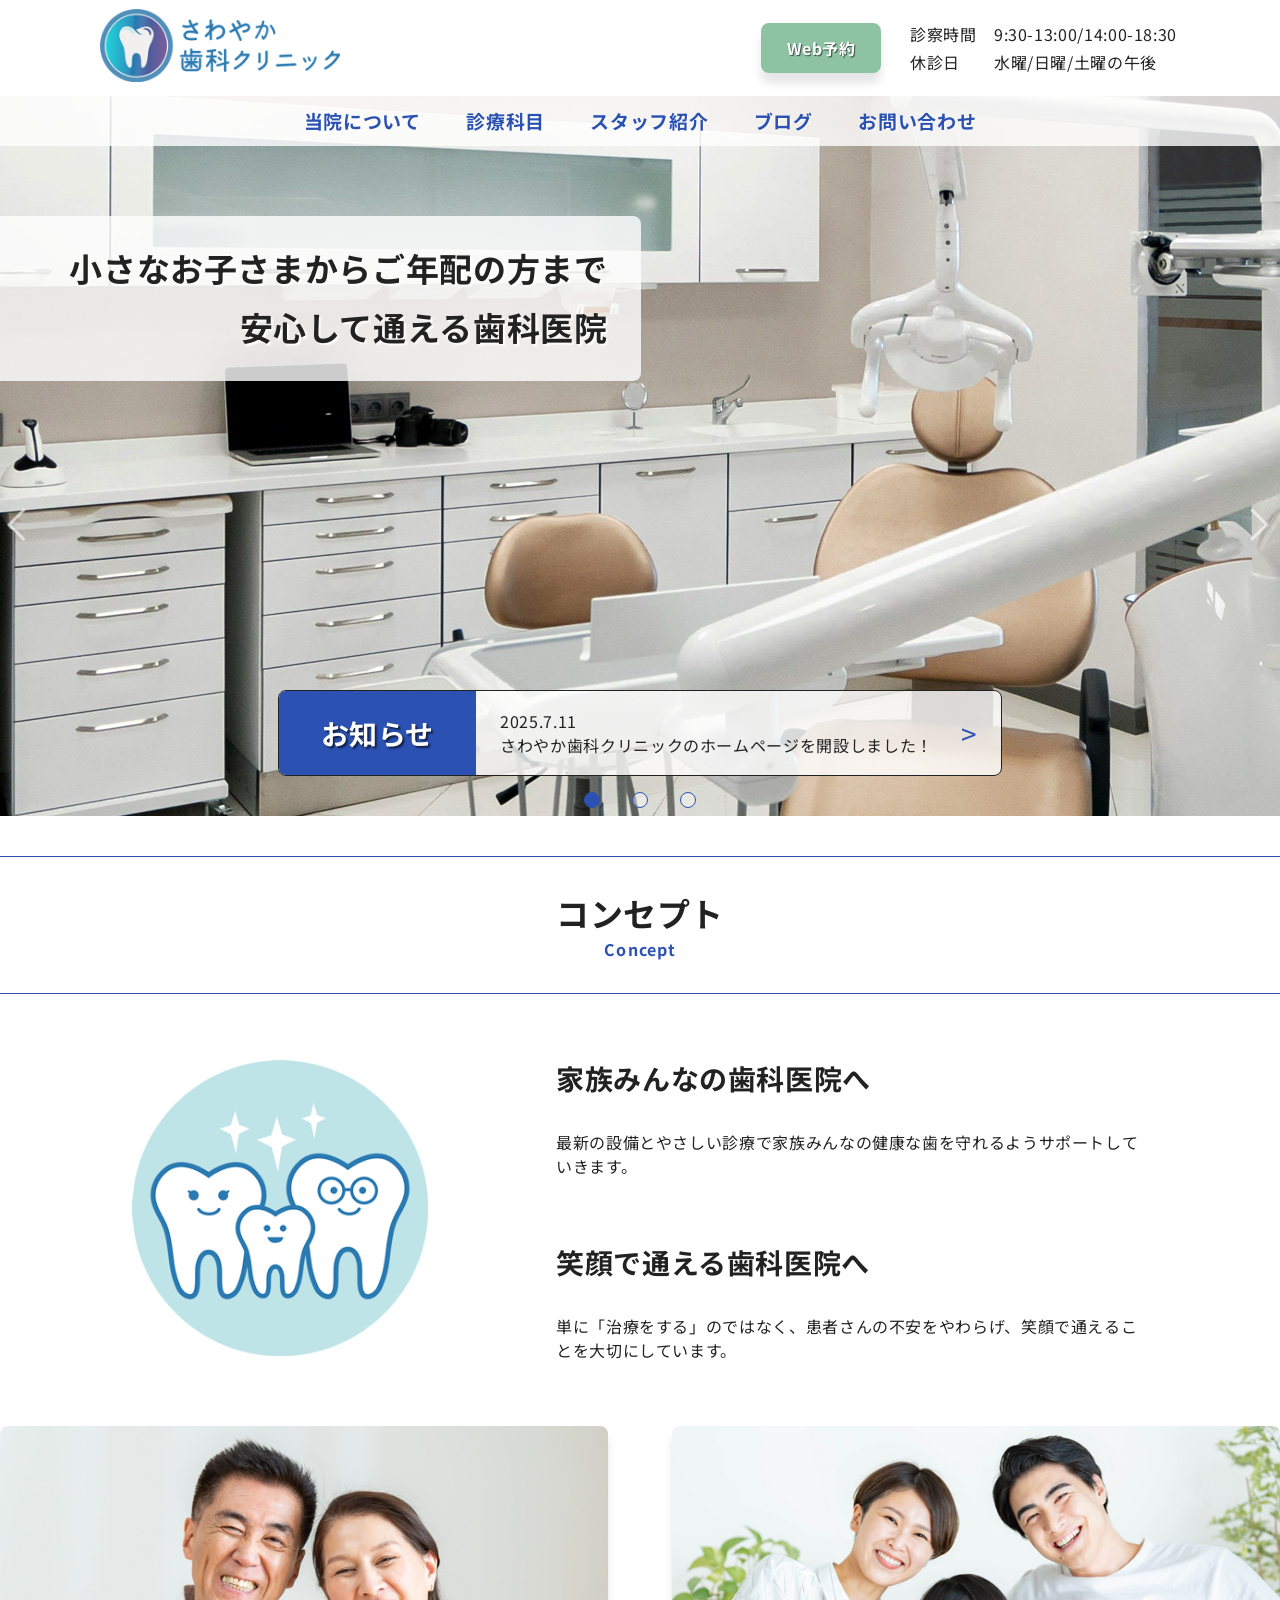
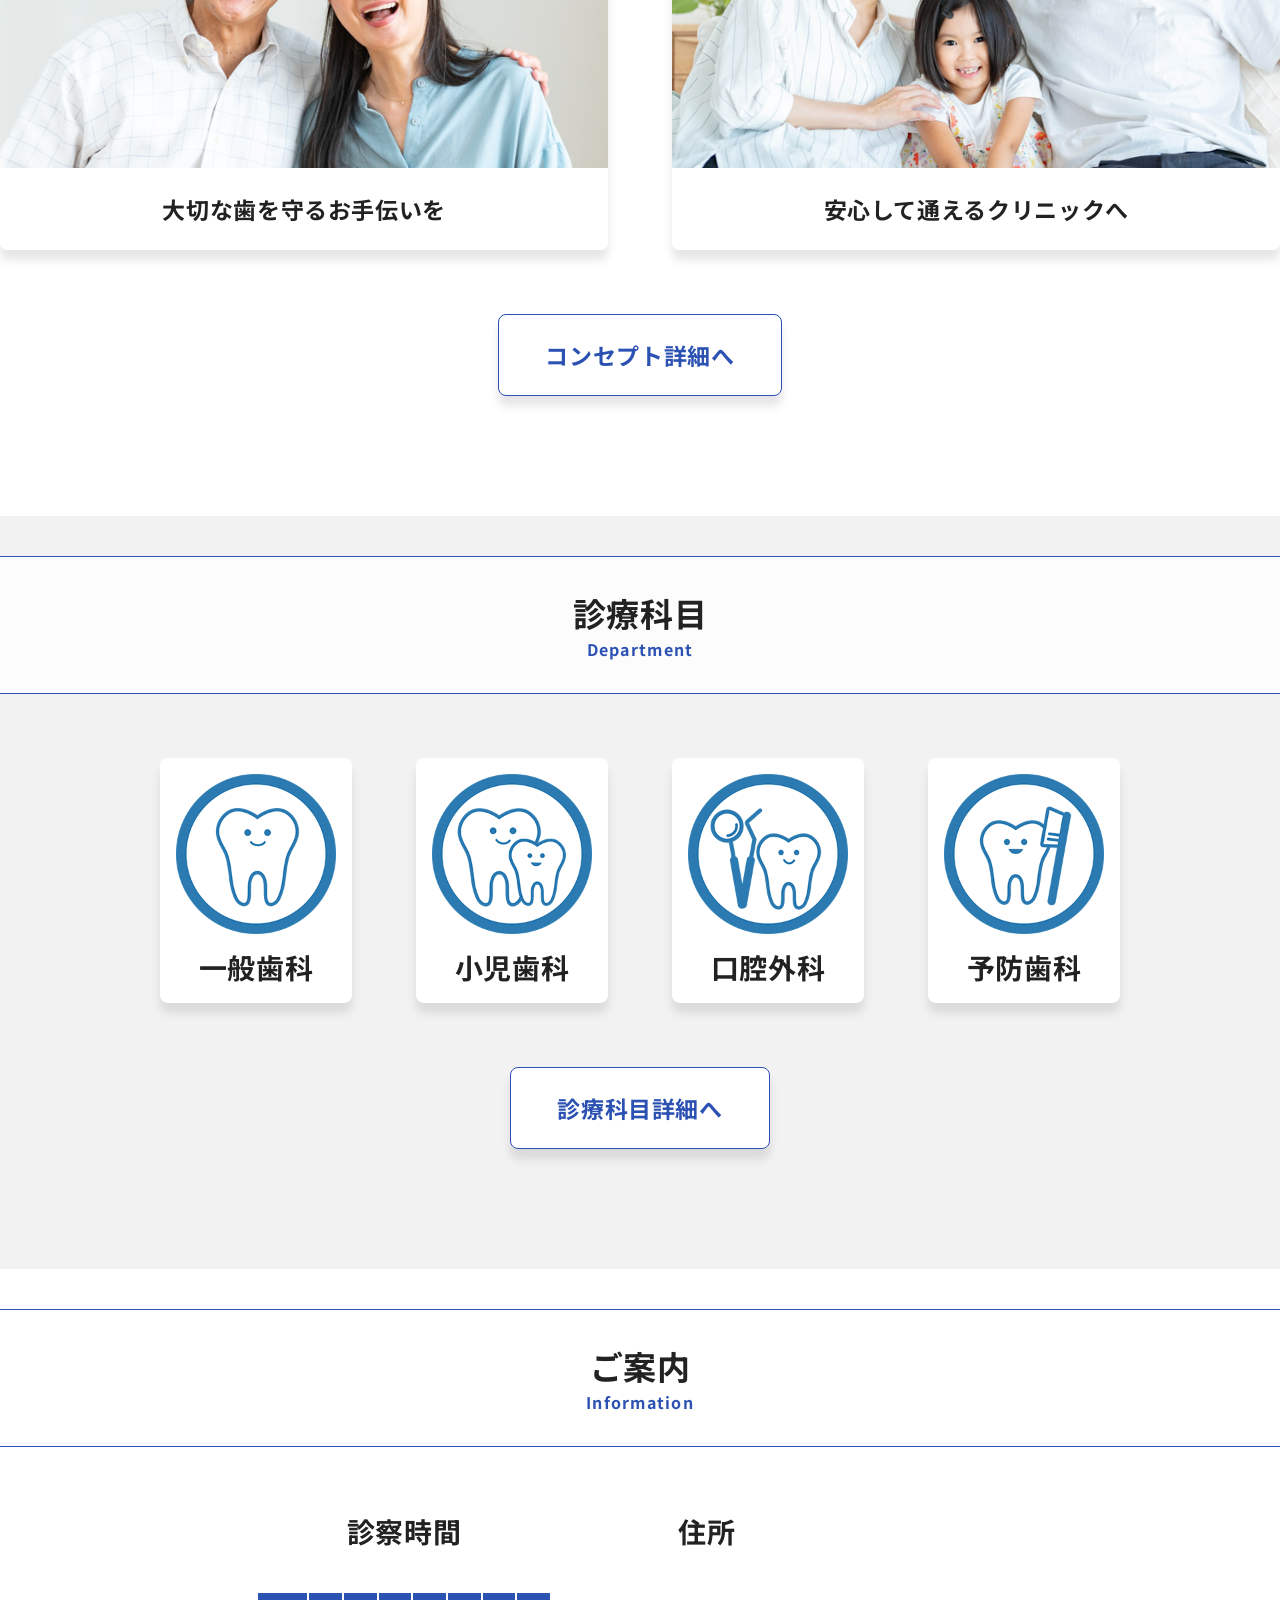
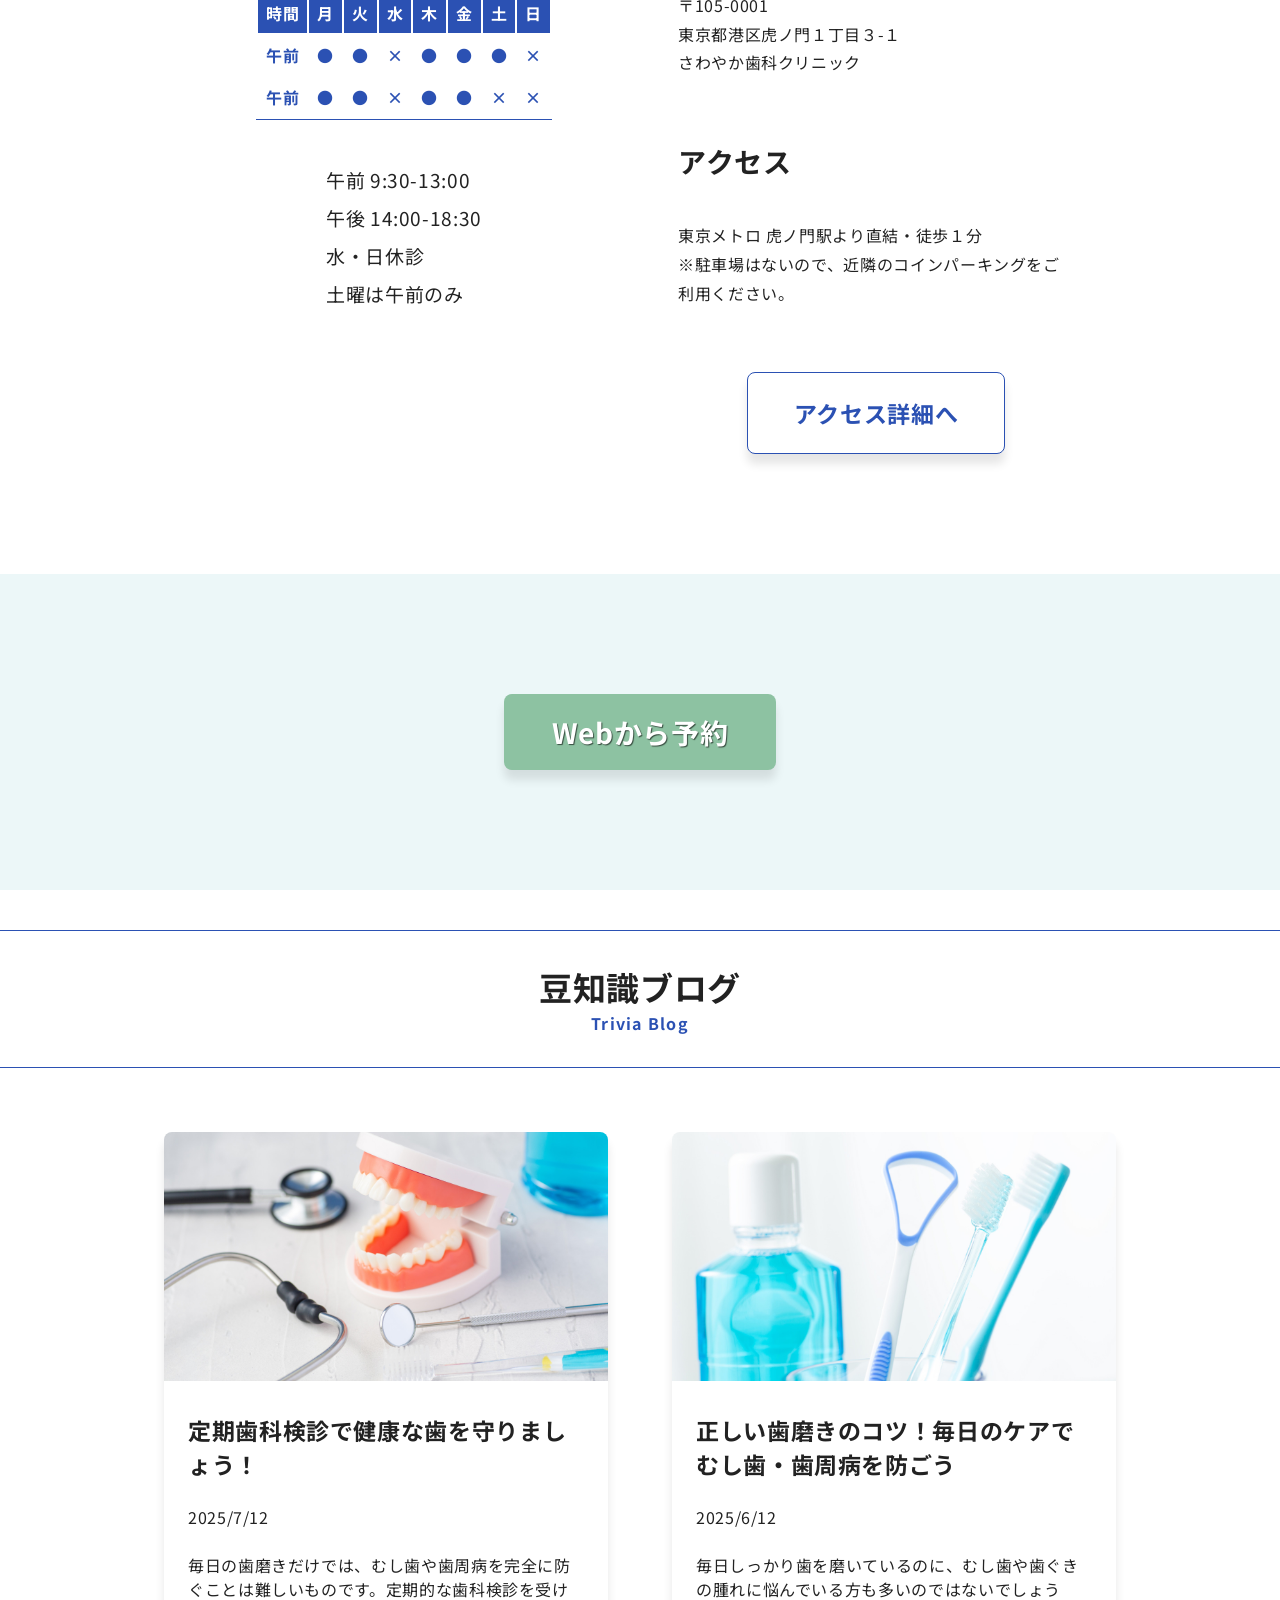
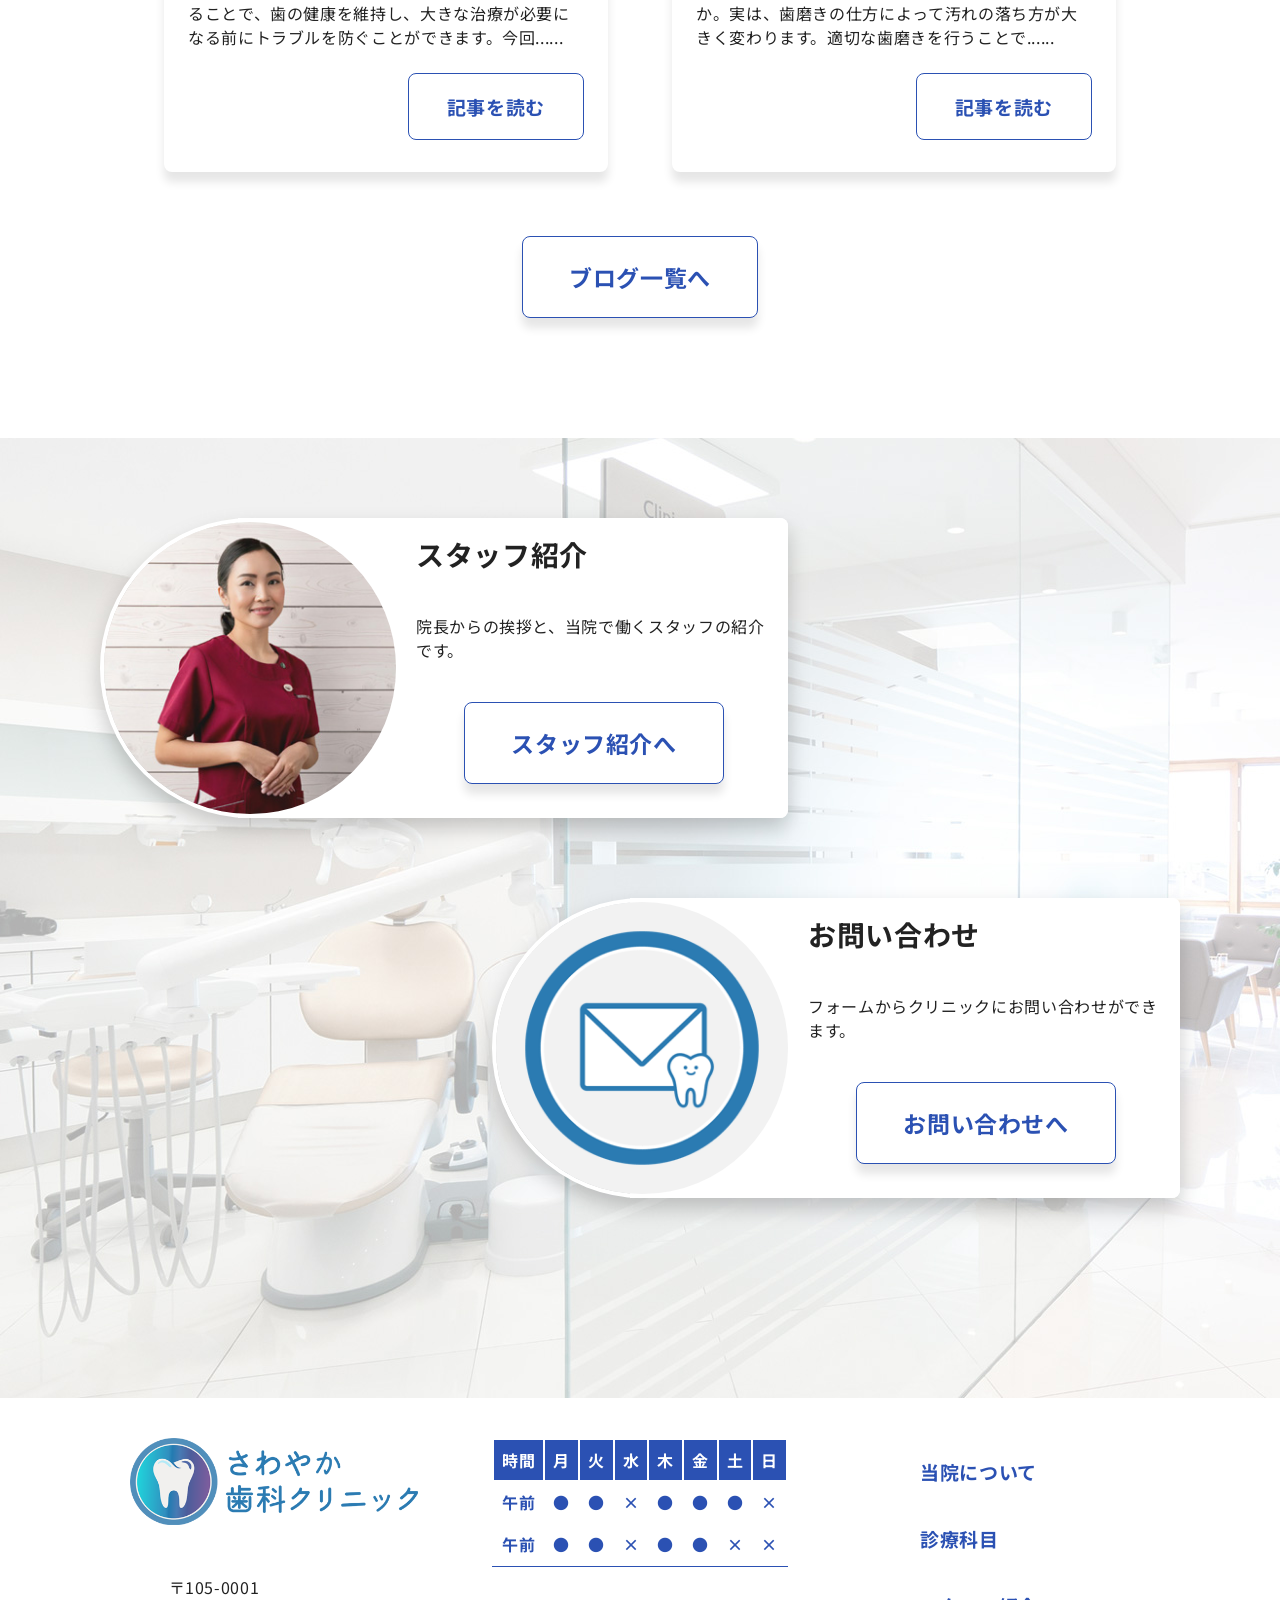
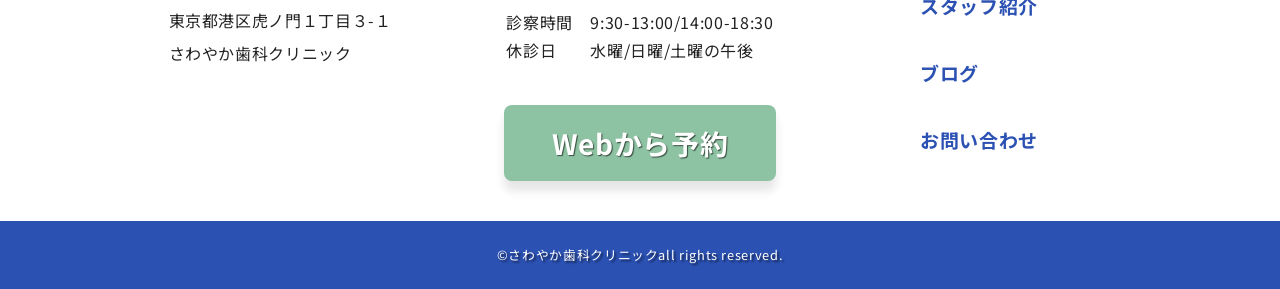
<file: sawayakashika/index.html>
<!DOCTYPE html>
<html lang="ja">
  <head>
    <title>さわやか歯科クリニック</title>
    <meta charset="utf-8" />
    <meta name="description" content="さわやか歯科クリニック" />
    <meta name="viewport" content="width=device-width, initial-scale=1" />
    <link rel="stylesheet" type="text/css" href="styles/style.css" />
    <link rel="preconnect" href="https://fonts.googleapis.com" />
    <link rel="preconnect" href="https://fonts.gstatic.com" crossorigin />
    <link
      href="https://fonts.googleapis.com/css2?family=Noto+Sans+JP:wght@100..900&display=swap"
      rel="stylesheet"
    />
  </head>
  <body>
    <div class="nav-box">
      <button type="button" id="nav-sp" class="nav-sp">
        <span></span>
      </button>
      <nav class="hamburger sp-nav" id="hamburger">
        <ul class="nav-common">
          <a href="#"><li>当院について</li></a>
          <a href="#"><li>診療科目</li></a>
          <a href="#"><li>スタッフ紹介</li></a>
          <a href="#"><li>ブログ</li></a>
          <a href="#"><li>お問い合わせ</li></a>
          <li>
            <p>
              診察時間<br />9:30-13:00/14:00-18:30<br /><br />
              休診日<br />水曜/日曜/土曜の午後
            </p>
          </li>
        </ul>
      </nav>
      <nav id="main-nav" class="main-nav nav-common container-xl">
        <ul>
          <a href="#"><li>当院について</li></a>
          <a href="#"><li>診療科目</li></a>
          <a href="#"><li>スタッフ紹介</li></a>
          <a href="#"><li>ブログ</li></a>
          <a href="#"><li>お問い合わせ</li></a>
        </ul>
      </nav>
      <div class="sticky-box web-btn-a" id="btn-js">
        <button id="closeBtn" class="close-btn web-btn">×</button>
        <a href="#"
          ><div class="web-btn web-right box-shadow">Web<br />予約</div></a
        >
      </div>
      <header>
        <div class="header-flex header-max">
          <div>
            <a href="index.html">
              <img
                src="img/logo.png"
                class="header-logo"
                alt="さわやか歯科クリニック"
              />
            </a>
          </div>
          <div class="header-box-right web-btn-a">
            <a href="#" class="header-web web-btn box-shadow">Web予約</a>
            <table class="table-schedule">
              <tr>
                <td class="table-header">診察時間</td>
                <td>9:30-13:00/14:00-18:30</td>
              </tr>
              <tr>
                <td class="table-header">休診日</td>
                <td>水曜/日曜/土曜の午後</td>
              </tr>
            </table>
          </div>
        </div>
      </header>
      <main>
        <article>
          <section>
            <div class="fv-container">
              <div class="slide-wrapper fv-img-pc">
                <div id="slide" class="slide">
                  <div>
                    <img
                      src="img/fv1.jpg"
                      alt="治療室の写真"
                      class="fv-img-pc-style"
                    />
                  </div>
                  <div>
                    <img
                      src="img/fv2.jpg"
                      alt="院内の写真"
                      class="fv-img-pc-style"
                    />
                  </div>
                  <div>
                    <img
                      src="img/fv3.jpg"
                      alt="待合室の写真"
                      class="fv-img-pc-style"
                    />
                  </div>
                </div>
                <span id="prev" class="prev"></span>
                <span id="next" class="next"></span>
                <ul class="indicator" id="indicator">
                  <li class="list"></li>
                  <li class="list"></li>
                  <li class="list"></li>
                </ul>
              </div>
              <div class="slide-wrapper fv-img-sp">
                <div id="slideB" class="slide">
                  <div>
                    <img
                      src="img/fv-m1.jpg"
                      alt="治療室の写真"
                      class="fv-img-sp-style"
                    />
                  </div>
                  <div>
                    <img
                      src="img/fv-m2.jpg"
                      alt="院内の写真"
                      class="fv-img-sp-style"
                    />
                  </div>
                  <div>
                    <img
                      src="img/fv-m3.jpg"
                      alt="待合室の写真"
                      class="fv-img-sp-style"
                    />
                  </div>
                </div>
                <span id="prev2" class="prev"></span>
                <span id="next2" class="next"></span>
                <ul class="indicator" id="indicator2">
                  <li class="list2"></li>
                  <li class="list2"></li>
                  <li class="list2"></li>
                </ul>
              </div>
              <div class="fv-copy">
                <h1>
                  小さなお子さまから<br class="sp-br" />ご年配の方まで<br />
                  安心して通える歯科医院
                </h1>
              </div>
              <div class="info-box">
                <div class="info-box1"><h2>お知らせ</h2></div>
                <div class="info-box2">
                  <p>
                    2025.7.11<br />さわやか歯科クリニックのホームページを開設しました！
                  </p>
                  <a href="#">&gt;</a>
                </div>
              </div>
            </div>
          </section>
          <section class="section-concept">
            <div class="title-l">
              <h2 class="title-l-top">コンセプト</h2>
              <p class="title-l-bottom">Concept</p>
            </div>
            <div class="container-m concept-container">
              <div class="concept-box1">
                <img src="img/familydental.png" alt="歯の家族" />
              </div>
              <div class="concept-box2">
                <h3>家族みんなの歯科医院へ</h3>
                <p class="bottom-margin-l">
                  最新の設備とやさしい診療で家族みんなの健康な歯を守れるようサポートしていきます。
                </p>
                <h3>笑顔で通える歯科医院へ</h3>
                <p>
                  単に「治療をする」のではなく、患者さんの不安をやわらげ、笑顔で通えることを大切にしています。
                </p>
              </div>
            </div>
            <div class="container-l concept-container2">
              <div class="concept-box3 box-shadow">
                <img src="img/smilecouple.jpg" alt="笑顔の夫婦" />
                <div class="concept-title">大切な歯を守るお手伝いを</div>
              </div>
              <div class="concept-box3 box-shadow">
                <img src="img/smilefamily.jpg" alt="笑顔の親子" />
                <div class="concept-title">安心して通えるクリニックへ</div>
              </div>
            </div>
            <div class="link-btn-a text-center">
              <a href="#" class="link-btn box-shadow">コンセプト詳細へ</a>
            </div>
          </section>
          <section class="section-department">
            <div class="title-l">
              <h2 class="title-l-top">診療科目</h2>
              <p class="title-l-bottom">Department</p>
            </div>
            <div class="container-m department-container">
              <div class="department-box1">
                <a href="#" class="box-shadow">
                  <div class="department-box2">
                    <img src="img/icon1.png" alt="一般歯科" />
                    <h3 class="title-department">一般歯科</h3>
                  </div></a
                >
                <a href="#" class="box-shadow">
                  <div class="department-box2">
                    <img src="img/icon2.png" alt="小児歯科" />
                    <h3 class="title-department">小児歯科</h3>
                  </div></a
                >
              </div>
              <div class="department-box1">
                <a href="#" class="box-shadow">
                  <div class="department-box2">
                    <img src="img/icon3.png" alt="口腔外科" />
                    <h3 class="title-department">口腔外科</h3>
                  </div></a
                >
                <a href="#" class="box-shadow">
                  <div class="department-box2">
                    <img src="img/icon4.png" alt="予防歯科" />
                    <h3 class="title-department">予防歯科</h3>
                  </div></a
                >
              </div>
            </div>
            <div class="link-btn-a text-center">
              <a href="#" class="link-btn box-shadow">診療科目詳細へ</a>
            </div>
          </section>
          <section class="section-information">
            <div class="title-l">
              <h2 class="title-l-top">ご案内</h2>
              <p class="title-l-bottom">Information</p>
            </div>
            <div class="container-s">
              <div class="information-container">
                <div class="information-container2">
                  <h3 class="title-m bottom-margin-m">診察時間</h3>
                  <table class="week-schedule">
                    <tr>
                      <th>時間</th>
                      <th>月</th>
                      <th>火</th>
                      <th>水</th>
                      <th>木</th>
                      <th>金</th>
                      <th>土</th>
                      <th>日</th>
                    </tr>
                    <tr>
                      <td>午前</td>
                      <td>●</td>
                      <td>●</td>
                      <td>×</td>
                      <td>●</td>
                      <td>●</td>
                      <td>●</td>
                      <td>×</td>
                    </tr>
                    <tr>
                      <td>午前</td>
                      <td>●</td>
                      <td>●</td>
                      <td>×</td>
                      <td>●</td>
                      <td>●</td>
                      <td>×</td>
                      <td>×</td>
                    </tr>
                  </table>
                  <table class="info-p">
                    <tr>
                      <td>午前 9:30-13:00</td>
                    </tr>
                    <tr>
                      <td>午後 14:00-18:30</td>
                    </tr>
                    <tr>
                      <td>水・日休診</td>
                    </tr>
                    <tr>
                      <td>土曜は午前のみ</td>
                    </tr>
                  </table>
                </div>
                <div class="information-container3">
                  <div class="information-box">
                    <h3 class="title-m bottom-margin-m">住所</h3>
                    <p class="address bottom-margin-l">
                      &#12306;105-0001<br />
                      東京都港区虎ノ門１丁目３-１<br />
                      さわやか歯科クリニック
                    </p>
                  </div>
                  <div class="information-box">
                    <h3 class="title-m bottom-margin-m">アクセス</h3>
                    <p class="address bottom-margin-l">
                      東京メトロ 虎ノ門駅より直結・徒歩１分<br />
                      ※駐車場はないので、近隣のコインパーキングをご利用ください。
                    </p>
                    <div class="link-btn-a text-center">
                      <a href="#" class="link-btn box-shadow">アクセス詳細へ</a>
                    </div>
                  </div>
                </div>
              </div>
            </div>
          </section>
          <div class="web-btn-a reservation-box">
            <a href="#" class="information-web web-btn box-shadow"
              >Webから予約</a
            >
          </div>
          <section class="section-blog">
            <div class="title-l">
              <h2 class="title-l-top">豆知識ブログ</h2>
              <p class="title-l-bottom">Trivia Blog</p>
            </div>
            <div class="container-m blog-container">
              <div class="blog-box1 box-shadow">
                <img src="img/blog2.jpg" alt="歯科治療のイメージ" />
                <div class="blog-box2">
                  <h3 class="title-s">
                    定期歯科検診で健康な歯を守りましょう！
                  </h3>
                  <p>2025/7/12</p>
                  <p>
                    毎日の歯磨きだけでは、むし歯や歯周病を完全に防ぐことは難しいものです。定期的な歯科検診を受けることで、歯の健康を維持し、大きな治療が必要になる前にトラブルを防ぐことができます。今回......
                  </p>
                  <div class="link-btn-a text-right">
                    <a href="#" class="link-btn-s">記事を読む</a>
                  </div>
                </div>
              </div>

              <div class="blog-box1 box-shadow">
                <img src="img/blog1.jpg" alt="デンタルケアのイメージ" />
                <div class="blog-box2">
                  <h3 class="title-s">
                    正しい歯磨きのコツ！毎日のケアでむし歯・歯周病を防ごう
                  </h3>
                  <p>2025/6/12</p>
                  <p>
                    毎日しっかり歯を磨いているのに、むし歯や歯ぐきの腫れに悩んでいる方も多いのではないでしょうか。実は、歯磨きの仕方によって汚れの落ち方が大きく変わります。適切な歯磨きを行うことで......
                  </p>
                  <div class="link-btn-a text-right">
                    <a href="#" class="link-btn-s">記事を読む</a>
                  </div>
                </div>
              </div>
            </div>
            <div class="link-btn-a text-center">
              <a href="#" class="link-btn box-shadow">ブログ一覧へ</a>
            </div>
          </section>
          <section class="staff-contact">
            <div class="container-m staff-contact-container">
              <div class="staff-contact-box1">
                <div class="staff-contact-box3">
                  <img
                    src="img/doctor.jpg"
                    alt="院長の写真"
                    class="staff-contact-img"
                  />
                </div>
                <div class="staff-contact-box4">
                  <h3 class="title-m bottom-margin-m">スタッフ紹介</h3>
                  <p class="bottom-margin-m">
                    院長からの挨拶と、当院で働くスタッフの紹介です。
                  </p>
                  <div class="link-btn-a text-center">
                    <a href="#" class="link-btn box-shadow">スタッフ紹介へ</a>
                  </div>
                </div>
              </div>
              <div class="staff-contact-box2">
                <div class="staff-contact-box3">
                  <img
                    src="img/mailicon.png"
                    alt="メールのアイコン"
                    class="staff-contact-img"
                  />
                </div>
                <div class="staff-contact-box4">
                  <h3 class="title-m bottom-margin-m">お問い合わせ</h3>
                  <p class="bottom-margin-m">
                    フォームからクリニックにお問い合わせができます。
                  </p>
                  <div class="link-btn-a text-center">
                    <a href="#" class="link-btn box-shadow">お問い合わせへ</a>
                  </div>
                </div>
              </div>
            </div>
          </section>
        </article>
      </main>
      <footer>
        <div class="footer-flex container-m">
          <div class="footer-container">
            <a href="index.html">
              <img
                src="img/logo.png"
                class="footer-logo bottom-margin-l"
                alt="さわやか歯科クリニック"
              />
            </a>
            <table class="address">
              <tr>
                <td>&#12306;105-0001</td>
              </tr>
              <tr>
                <td>東京都港区虎ノ門１丁目３-１</td>
              </tr>
              <tr>
                <td>さわやか歯科クリニック</td>
              </tr>
            </table>
          </div>
          <div class="footer-container">
            <table class="week-schedule">
              <tr>
                <th>時間</th>
                <th>月</th>
                <th>火</th>
                <th>水</th>
                <th>木</th>
                <th>金</th>
                <th>土</th>
                <th>日</th>
              </tr>
              <tr>
                <td>午前</td>
                <td>●</td>
                <td>●</td>
                <td>×</td>
                <td>●</td>
                <td>●</td>
                <td>●</td>
                <td>×</td>
              </tr>
              <tr>
                <td>午前</td>
                <td>●</td>
                <td>●</td>
                <td>×</td>
                <td>●</td>
                <td>●</td>
                <td>×</td>
                <td>×</td>
              </tr>
            </table>
            <table class="table-schedule">
              <tr>
                <td class="table-header">診察時間</td>
                <td>9:30-13:00/14:00-18:30</td>
              </tr>
              <tr>
                <td class="table-header">休診日</td>
                <td>水曜/日曜/土曜の午後</td>
              </tr>
            </table>
            <div class="web-btn-a">
              <a href="#" class="information-web web-btn box-shadow"
                >Webから予約</a
              >
            </div>
          </div>
          <div class="footer-container">
            <nav class="footer-nav nav-common">
              <ul>
                <a href="#"><li>当院について</li></a>
                <a href="#"><li>診療科目</li></a>
                <a href="#"><li>スタッフ紹介</li></a>
                <a href="#"><li>ブログ</li></a>
                <a href="#"><li>お問い合わせ</li></a>
              </ul>
            </nav>
          </div>
        </div>
        <p class="copyright text-center">
          &copy;さわやか歯科クリニックall rights reserved.
        </p>
      </footer>
      <script type="text/javascript" src="js/script.js"></script>
    </div>
  </body>
</html>
</file>
<file: sawayakashika/styles/style.css>
body {
  max-width: 2000px;
  min-height: 320px;
  margin: 0 auto 0 auto;
  font-family: "Noto Sans JP", Meiryo, Arial, sans-serif;
  letter-spacing: 0.04em;
  padding: 0;
  color: #222;
  background-color: var(--base-color1);
}

html {
  font-size: 16px;
}

* {
  margin: 0;
}

p {
  font-size: 16px;
  line-height: 1.5;
}

a {
  color: var(--main-color);
  text-decoration: none;
}

:root {
  --main-color: #2b51b3;
  --base-color1: #fff;
  --base-color2: #f2f2f2;
  --accent-color1: #8dc2a2;
  --accent-color1hover: #afd4be;
  --accent-color2: #bee4e8;
  --font-color: #222;
  --font-size-h1: 40px;
  --font-size-h2: 33px;
  --font-size-h3: 28px;
  --font-size-h4: 23px;
  --font-size-h5: 19px;
  --font-size-h6: 16px;
  --radius: 8px;
}

/* 共通 */

.section-department {
  background-color: #f2f2f2;
  padding-top: 40px;
  padding-bottom: 120px;
}

.section-concept,
.section-information,
.section-blog {
  margin-top: 40px;
  margin-bottom: 120px;
}

.web-btn {
  background-color: var(--accent-color1);
}

.web-btn:hover {
  background-color: var(--accent-color1hover);
}

.web-btn-a {
  text-align: center;
}

.web-btn-a a {
  color: var(--base-color1);
  font-weight: bold;
  text-shadow: 1px 1px 1px rgba(0, 0, 0, 0.6);
}

.link-btn {
  font-size: var(--font-size-h4);
  font-weight: bold;
  text-shadow: 1px 1px 2px #fff;
  border-radius: var(--radius);
  border: 1px solid var(--main-color);
  background-color: var(--base-color1);
  min-width: 280px;
  display: inline-block;
  padding: 1em 2em;
}

.link-btn-s {
  font-size: var(--font-size-h5);
  font-weight: bold;
  text-shadow: 1px 1px 2px #fff;
  border-radius: var(--radius);
  border: 1px solid var(--main-color);
  background-color: var(--base-color1);
  min-width: 160px;
  display: inline-block;
  padding: 1em 2em;
}

.link-btn:hover {
  background-color: var(--accent-color2);
}

.link-btn-s:hover {
  background-color: var(--accent-color2);
}

.link-btn-a {
  height: auto;
}

.link-btn-a a {
  min-width: fit-content;
  color: var(--main-color);
}

.text-center {
  text-align: center;
}

.text-right {
  text-align: right;
}

.text-left {
  text-align: left;
}

.title-s {
  font-size: var(--font-size-h4);
  font-weight: bold;
  color: var(--font-color);
}

.title-m {
  font-size: var(--font-size-h3);
  font-weight: bold;
  color: var(--font-color);
}

.title-l {
  background-color: rgba(255, 255, 255, 0.8);
  padding: 2em 0;
  text-align: center;
  border-top: 1px solid var(--main-color);
  border-bottom: 1px solid var(--main-color);
}

.title-l-top {
  font-size: var(--font-size-h2);
}

.title-l-bottom {
  font-size: var(--font-size-h6);
  font-weight: bold;
  color: var(--main-color);
  letter-spacing: 0.08em;
}

.nav-common li {
  list-style: none;
  font-size: var(--font-size-h5);
  font-weight: bold;
  text-shadow: 1px 1px 2px #fff;
}

.nav-common a:hover {
  background-color: var(--accent-color2);
}

.table-schedule {
  text-align: left;
  border: 0;
}

.bottom-margin-l {
  margin-bottom: 64px;
}

.bottom-margin-m {
  margin-bottom: 40px;
}

.container-s {
  max-width: 880px;
  margin: 0 auto;
}

.container-m {
  max-width: 1080px;
  margin: 0 auto;
}

.container-l {
  max-width: 1440px;
  margin: 0 auto;
}

.container-xl {
  max-width: 2000px;
  margin: 0 auto;
}

.box-shadow {
  box-shadow: 0px 10px 10px rgba(0, 0, 0, 0.1);
}

.sp-br {
  display: none;
}

/* ヘッダー */

.header-max {
  max-width: 1080px;
  min-height: 88px;
  margin: 0 auto;
  padding: 4px 16px;
}

.header-flex {
  display: flex;
  align-items: center;
  justify-content: space-between;
  flex-wrap: wrap;
}

.header-web {
  border-radius: var(--radius);
  min-width: fit-content;
  height: auto;
  font-size: var(--font-size-h6);
  text-align: center;
  margin-right: 1.6em;
  padding: 0.8em 1.6em;
  display: block;
}

.table-header {
  min-width: 80px;
  text-align: left;
}

.header-logo {
  max-width: 240px;
  min-width: 200px;
  height: auto;
}

.header-box-right {
  display: flex;
  align-items: center;
  flex-wrap: wrap;
}

/* ナビ */

.nav-box {
  position: relative;
}

#main-nav {
  display: block;
  position: absolute;
  top: 96px;
  z-index: 30;
}

.main-nav {
  width: 100%;
  height: auto;
  background-color: rgba(255, 255, 255, 0.8);
}

.main-nav ul {
  margin: 0;
  padding: 0;
  display: flex;
  justify-content: center;
  align-items: center;
  flex-wrap: wrap;
}

.main-nav li {
  text-align: center;
  min-width: fit-content;
  padding: 0.6em 1.2em;
}

.nav-sp {
  background-color: transparent;
  display: none;
  width: 48px;
  height: 60px;
  border-radius: var(--radius);
  position: relative;
  appearance: none;
  border: 0;
  padding: 0;
  margin: 0;
  cursor: pointer;
  z-index: 31;
}

.hamburger {
  display: none;
  position: fixed;
  width: 100%;
  height: 100vh;
  top: 0px;
  right: -120%;
  z-index: 30;
  background-color: rgba(255, 255, 255, 0.95);
}

.sp-nav ul {
  position: absolute;
  top: 60px;
  right: 0;
  margin: 0;
  padding: 0;
  display: none;
  flex-direction: column;
  justify-content: flex-start;
  align-items: left;
  overflow: hidden;
  width: 100%;
  height: 100vh;
}

.sp-nav li {
  padding: 20px 40px 20px 80px;
  text-align: left;
  width: 100%;
  border-bottom: 1px solid var(--main-color);
}

.nav-sp span,
.nav-sp span::after,
.nav-sp span::before {
  position: absolute;
  display: block;
  content: "";
  width: 100%;
  height: 3px;
  background-color: var(--main-color);
  transition: all 0.5s;
}
.nav-sp span::before {
  top: -12px;
}
.nav-sp span::after {
  bottom: -12px;
}
.nav-sp.open span {
  background-color: transparent;
}
.nav-sp.open span::before {
  top: 0;
  transform: rotate(45deg);
}
.nav-sp.open span::after {
  bottom: 0;
  transform: rotate(-45deg);
}

.hamburger.open {
  right: 0;
}

.nav-common > li > p {
  font-weight: normal;
}

/* 予約ボタン */

#btn-js {
  position: fixed;
  display: none;
  bottom: 10vh;
  right: 0;
  z-index: 31;
  text-align: right;
}

.web-right {
  font-size: var(--font-size-h4);
  padding: 0.8em 1.6em 0.8em 0.8em;
  border-radius: 8px 0px 0px 8px;
  position: relative;
}

.close-btn {
  color: var(--base-color1);
  font-size: var(--font-size-h2);
  text-shadow: 1px 1px 1px rgba(0, 0, 0, 0.4);
  border-radius: 4px;
  border: 2px solid var(--base-color1);
  line-height: 1;
  z-index: 32;
  position: absolute;
  top: -16px;
  right: 8px;
  cursor: pointer;
}

/* フッター */
footer {
  background-color: var(--base-color1);
  position: relative;
  z-index: 22;
}

.footer-flex {
  display: flex;
  justify-content: space-around;
  align-items: flex-start;
  flex-wrap: wrap;
}

.footer-flex::after {
  content: "";
  display: block;
  min-width: 300px;
}

.footer-nav ul {
  margin: 0;
  padding: 0;
  display: flex;
  flex-direction: column;
  justify-content: flex-start;
  align-items: center;
}

.footer-nav li {
  padding: 20px 40px;
  width: 160px;
}

.footer-container {
  min-width: 300px;
  height: auto;
  padding: 40px 8px;
}

.footer-container > table {
  margin: 0 auto 40px auto;
}

.footer-logo {
  max-width: 288px;
  width: 100%;
  height: auto;
  margin-bottom: 40px;
}

.address {
  line-height: 1.8;
  text-align: left;
}

.information-web {
  border-radius: var(--radius);
  min-width: fit-content;
  height: auto;
  font-size: var(--font-size-h3);
  line-height: 1;
  text-align: center;
  display: inline-block;
  padding: 24px 48px;
}

.week-schedule {
  border-bottom: 1px solid var(--main-color);
}
.week-schedule th {
  background-color: var(--main-color);
  color: var(--base-color1);
  font-size: var(--font-size-h6);
  padding: 8px;
}

.week-schedule td {
  color: var(--main-color);
  background-color: (var(--base-color1));
  font-size: var(--font-size-h6);
  font-weight: bold;
  padding: 8px;
}

.copyright {
  color: var(--base-color1);
  font-size: 0.8rem;
  text-shadow: 2px 2px 2px rgba(0, 0, 0, 0.6);
  background-color: var(--main-color);
  padding: 24px 0;
}

/* ファーストビュー */

.fv-container {
  background-color: var(--base-color1);
  height: 720px;
  width: 100%;
  position: relative;
  z-index: 22;
  display: flex;
  justify-content: center;
}

.fv-img-sp {
  z-index: 10;
  display: none;
}

.fv-img-sp-style {
  object-fit: cover;
  object-position: 50% 50%;
  width: 100%;
  height: 480px;
}

.fv-img-pc {
  z-index: 10;
}

.fv-img-pc-style {
  object-fit: cover;
  object-position: 50% 50%;
  width: 100%;
  height: 720px;
}

.fv-copy {
  background-color: rgba(255, 255, 255, 0.8);
  position: absolute;
  left: 0;
  top: 120px;
  z-index: 12;
  border-radius: 0px 8px 8px 0px;
}

.fv-copy > h1 {
  font-size: var(--font-size-h1);
  padding: 0.7em 1em 0.7em 2.1em;
  text-align: right;
  line-height: 1.8;
  text-shadow: 2px 2px 2px #fff;
}

.info-box {
  background-color: rgba(255, 255, 255, 0.8);
  border: 1px solid var(--font-color);
  border-radius: var(--radius);
  overflow: hidden;
  max-width: 90%;
  display: flex;
  flex-wrap: no-wrap;
  position: absolute;
  bottom: 0;
  margin-bottom: 40px;
  z-index: 11;
}

.info-box1 {
  width: 25%;
  background-color: var(--main-color);
  min-width: fit-content;
  height: auto;
}

.info-box1 > h2 {
  font-size: var(--font-size-h3);
  color: var(--base-color1);
  border-spacing: 0;
  text-shadow: 2px 2px 2px rgba(0, 0, 0, 0.6);
  padding: 1em 1.5em;
  text-align: center;
  line-height: 1;
}

.info-box2 {
  display: flex;
  justify-content: space-between;
  align-items: center;
  width: 100%;
  padding: 0.5em 1.5em;
}

.info-box2 > a {
  margin-left: 1em;
  font-size: var(--font-size-h3);
}

/* コンセプト */
.concept-container {
  display: flex;
  justify-items: center;
  align-items: center;
  flex-wrap: wrap;
  padding: 64px 32px;
  gap: 64px;
  margin: 0 auto;
}

.concept-box1 {
  max-width: 296px;
  height: auto;
  margin: auto;
}

.concept-box1 > img {
  width: 100%;
  height: auto;
}

.concept-box2 {
  max-width: 592px;
  height: auto;
  margin: auto;
}

.concept-box2 > h3 {
  font-size: var(--font-size-h3);
  margin-bottom: 32px;
}

.concept-container2 {
  display: flex;
  justify-items: center;
  align-items: center;
  gap: 64px;
  padding: 0;
  margin-bottom: 64px;
}

.concept-box3 {
  margin: 0 auto;
  max-width: 688px;
  min-width: 288px;
  height: auto;
  overflow: hidden;
  border-radius: 8px;
}

.concept-box3 > img {
  width: 100%;
  height: auto;
  object-fit: cover;
  margin: auto;
  display: block;
}

.concept-title {
  font-size: var(--font-size-h4);
  font-weight: bold;
  background-color: var(--base-color1);
  text-align: center;
  padding: 24px 0;
  width: 100%;
  height: auto;
}

.department-container {
  margin: 64px auto;
  display: flex;
  justify-content: center;
  row-gap: 64px;
  flex-wrap: wrap;
}

.department-box1 {
  display: flex;
  flex-wrap: no-wrap;
}

.department-box1 a {
  background-color: var(--base-color1);
  border-radius: var(--radius);
  overflow: hidden;
  margin: 0 32px;
}

.department-box1 a:hover {
  background-color: var(--accent-color2);
}

.department-box2 {
  padding: 16px;
}

.department-box2 > img {
  max-width: 160px;
  width: 100%;
  height: auto;
  margin-bottom: 8px;
}

.title-department {
  font-size: var(--font-size-h3);
  color: var(--font-color);
  text-align: center;
}

/* ご案内 */

.information-container {
  display: flex;
  margin: 64px auto;
  gap: 40px 64px;
  flex-wrap: wrap;
}

.information-container2 {
  margin: 0 auto 0 auto;
  text-align: center;
  width: 45%;
}

.information-container2 > table {
  margin: 0 auto 40px auto;
}

.info-p {
  font-size: var(--font-size-h5);
  text-align: left;
  line-height: 1.8;
}

.information-container3 {
  margin: 0 auto 0 auto;
  width: 45%;
}

.reservation-box {
  background-color: #ecf7f8;
}

.reservation-box > .information-web {
  margin: 120px auto;
}

/* ブログ */

.blog-container {
  display: flex;
  justify-content: center;
  flex-wrap: wrap;
  gap: 64px;
  margin: 64px auto;
}

.blog-box1 {
  background-color: var(--base-color1);
  border-radius: var(--radius);
  overflow: hidden;
  display: flex;
  flex-direction: column;
  max-width: 444px;
}

.blog-box2 {
  display: flex;
  flex-direction: column;
  row-gap: 24px;
  padding: 32px 24px;
}

.blog-box1 > img {
  width: 100%;
}

/* スタッフとコンタクト */

.staff-contact {
  background-image: url(../img/background.jpg);
  background-size: cover;
  background-position: 50% 50%;
  min-height: 960px;
}

.staff-contact-container {
  display: flex;
  flex-direction: column;
  row-gap: 80px;
  padding: 80px 40px;
}

.staff-contact-box1,
.staff-contact-box2 {
  display: flex;
  justify-content: center;
  min-height: fit-content;
  max-width: 100%;
  max-width: 688px;
  border-radius: var(--radius);
  overflow: hidden;
  filter: drop-shadow(0px 10px 10px rgba(0, 0, 0, 0.2));
  background: linear-gradient(
    90deg,
    transparent 0%,
    transparent 20%,
    #fff 20%,
    #fff 100%
  );
}

.staff-contact-box2 {
  margin: 0 0 0 auto;
}

.staff-contact-box3 {
  max-width: 300px;
  max-height: 300px;
}

.staff-contact-img {
  border-radius: 50%;
  display: block;
  max-width: 292px;
  max-height: 100%;
  border: 4px solid var(--base-color1);
}

.staff-contact-box4 {
  background-color: var(--base-color1);
  padding: 16px 16px 24px 16px;
}

/* スライド */
.indicator > li {
  list-style: none;
}

.indicator li:first-of-type {
  background-color: var(--main-color);
}

.indicator {
  width: 100%;
  position: absolute;
  bottom: 8px;
  display: flex;
  padding: 0;
  column-gap: 32px;
  z-index: 21;
  justify-content: center;
  align-items: center;
}
.indicator li {
  width: 14px;
  height: 14px;
  border-radius: 50%;
  list-style: none;
  background-color: rgba(255, 255, 255, 0.4);
  border: 1px solid var(--main-color);
  cursor: pointer;
}

.slide-wrapper {
  width: 100%;
  height: auto;
  position: relative;
  overflow: hidden;
}

.slide {
  width: 300%;
  height: auto;
  display: flex;
  transition: all 0.3s;
}
.slide div {
  background-color: var(--base-color1);
  width: 33.33%;
  height: 100%;
  font-size: 16px;
  display: flex;
  text-align: center;
  justify-content: center;
  align-items: center;
}

.slide1 {
  /* スライドさせるために必要なクラス */
  transform: translateX(0);
}
.slide2 {
  /* スライドさせるために必要なクラス */
  transform: translateX(-33.33%);
}
.slide3 {
  /* スライドさせるために必要なクラス */
  transform: translateX(-66.66%);
}

/* ↓ 左右のボタン */
.next {
  position: absolute;
  width: 20px;
  height: 20px;
  right: 8px;
  bottom: 40%;
  z-index: 21;
  cursor: pointer;
  border-top: solid 3px rgba(255, 255, 255, 0.6);
  border-right: solid 3px rgba(255, 255, 255, 0.6);
  -webkit-transform: rotate(45deg) translateY(50%);
  transform: rotate(45deg) translateY(50%);
}
.prev {
  position: absolute;
  width: 20px;
  height: 20px;
  left: 20px;
  bottom: 40%;
  z-index: 21;
  cursor: pointer;
  border-top: solid 3px rgba(255, 255, 255, 0.6);
  border-right: solid 3px rgba(255, 255, 255, 0.6);
  -webkit-transform: rotate(-135deg) translateY(-50%);
  transform: rotate(-135deg) translateY(-50%);
}

@media screen and (max-width: 1439px) {
  :root {
    --font-size-h1: 33px;
  }
  .fv-copy > h1 {
    font-size: var(--font-size-h1);
  }
}

@media screen and (max-width: 767px) {
  p {
    font-size: 14px;
    line-height: 1.8;
  }

  :root {
    --font-size-h1: 24px;
    --font-size-h2: 23px;
    --font-size-h3: 20px;
    --font-size-h4: 18px;
    --font-size-h5: 16px;
  }

  .header-max {
    min-height: 72px;
    margin: 0 auto;
    padding: 4px 16px;
  }

  .header-logo {
    max-width: 180px;
    min-width: 120px;
    height: auto;
  }

  #main-nav,
  .header-box-right {
    display: none;
  }

  .web-right {
    font-size: var(--font-size-h6);
    padding: 0.8em 0.8em 0.8em 0.8em;
  }

  .hamburger {
    display: block;
  }

  .nav-sp {
    position: fixed;
    top: 4px;
    right: 10px;
    display: block;
  }

  .sp-nav ul {
    display: flex;
  }

  .fv-container {
    height: 600px;
  }

  .fv-img-pc {
    display: none;
  }

  .fv-img-sp {
    display: block;
  }

  .fv-copy > h1 {
    font-size: var(--font-size-h1);
    text-align: left;
    padding: 0.4em 0.8em;
  }

  .fv-copy {
    top: 64px;
  }

  .info-box {
    flex-wrap: wrap;
  }

  .info-box1 {
    width: 100%;
  }

  .concept-container2 {
    flex-wrap: wrap;
  }

  .department-container {
    gap: 32px;
  }

  .department-box1 {
    margin: 0;
  }

  .department-box1 a {
    margin: 0 16px;
  }

  .information-container2 {
    width: 100%;
  }

  .information-container3 {
    min-width: 280px;
    padding: 0 16px;
  }

  .staff-contact {
    background-image: url(../img/background-m.jpg);
    min-height: fit-content;
    max-height: 1400px;
  }

  .staff-contact-container {
    padding: 40px 8px 80px 8px;
  }

  .staff-contact-box1,
  .staff-contact-box2 {
    background: linear-gradient(
      180deg,
      transparent 0%,
      transparent 25%,
      #fff 25%,
      #fff 100%
    );
    flex-direction: column;
    margin: 0 auto;
  }

  .staff-contact-box3 {
    max-width: 280px;
    max-height: 280px;
  }

  .staff-contact-img {
    max-width: 272px;
    max-height: 100%;
  }

  .staff-contact-box3 {
    max-width: 280px;
  }

  .staff-contact-box4 {
    max-width: 248px;
  }
}

@media screen and (max-width: 601px) {
  .sp-br {
    display: block;
  }
}
</file>
